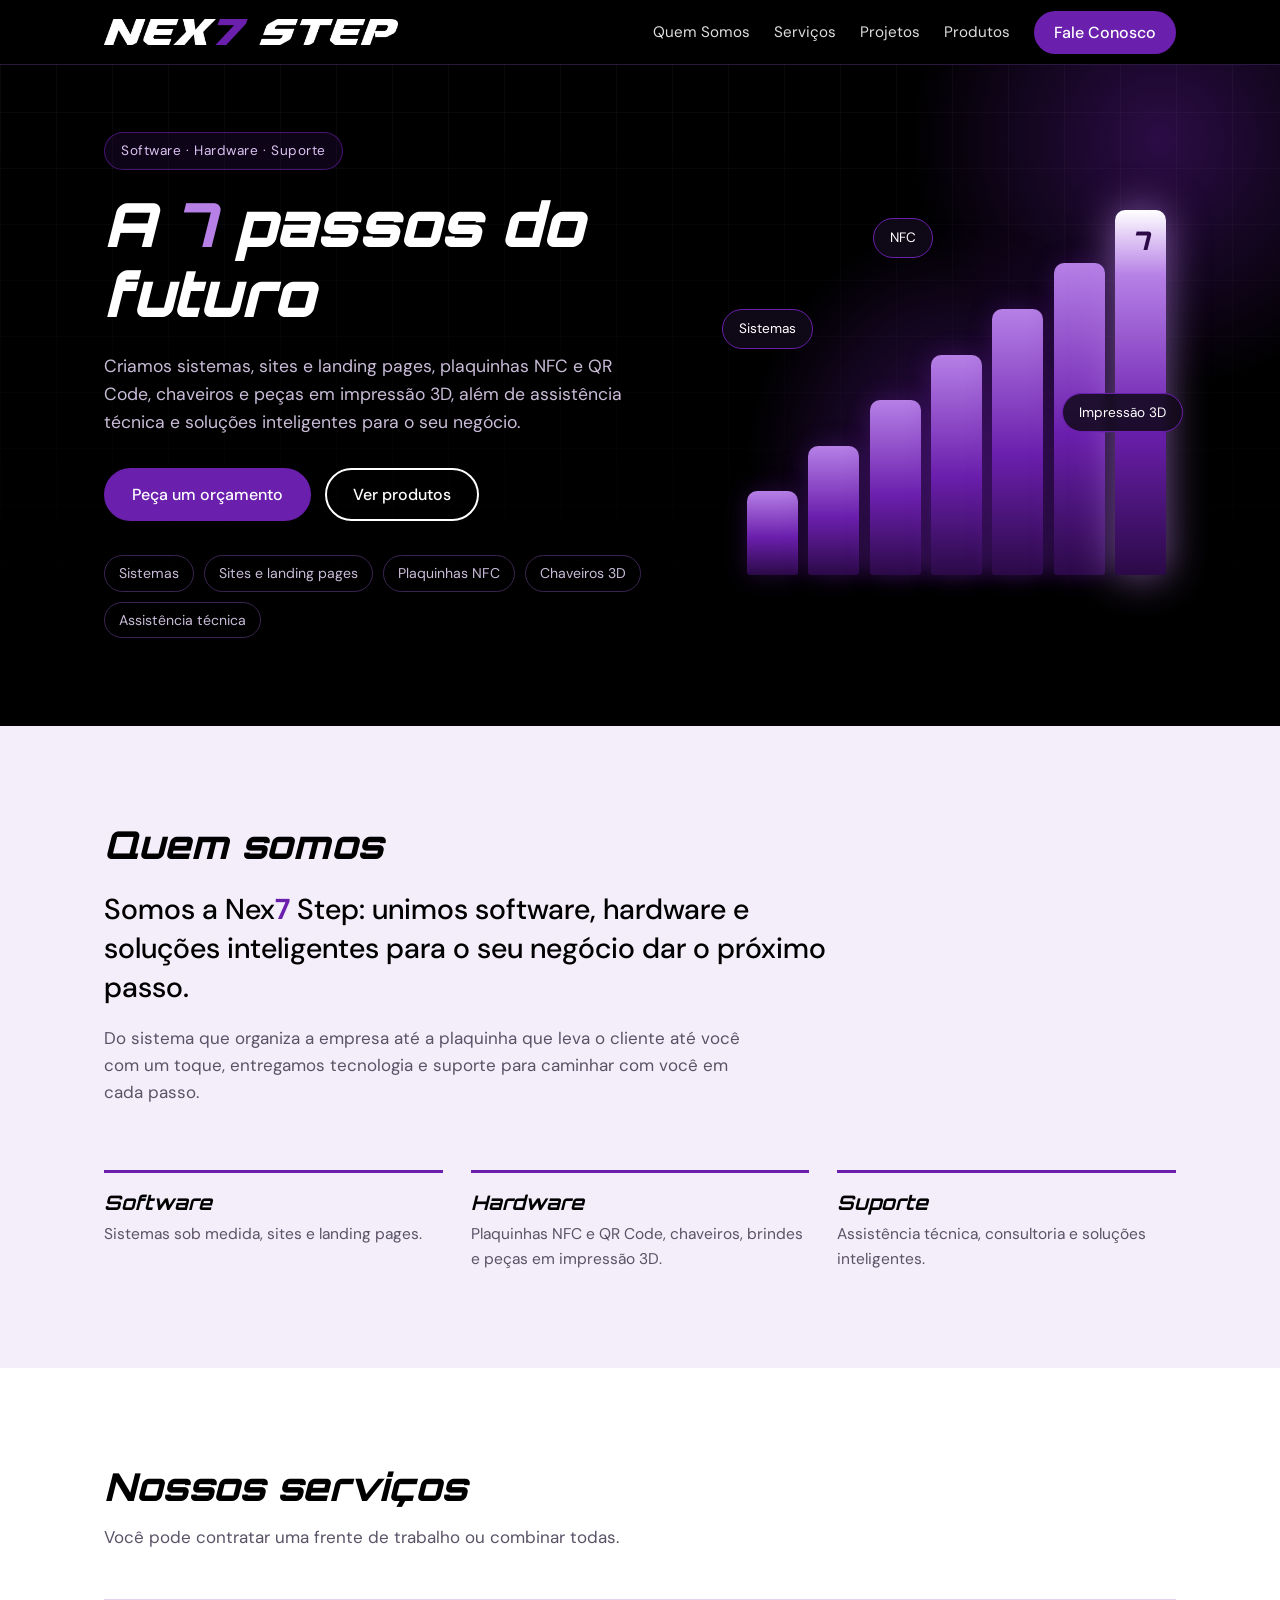
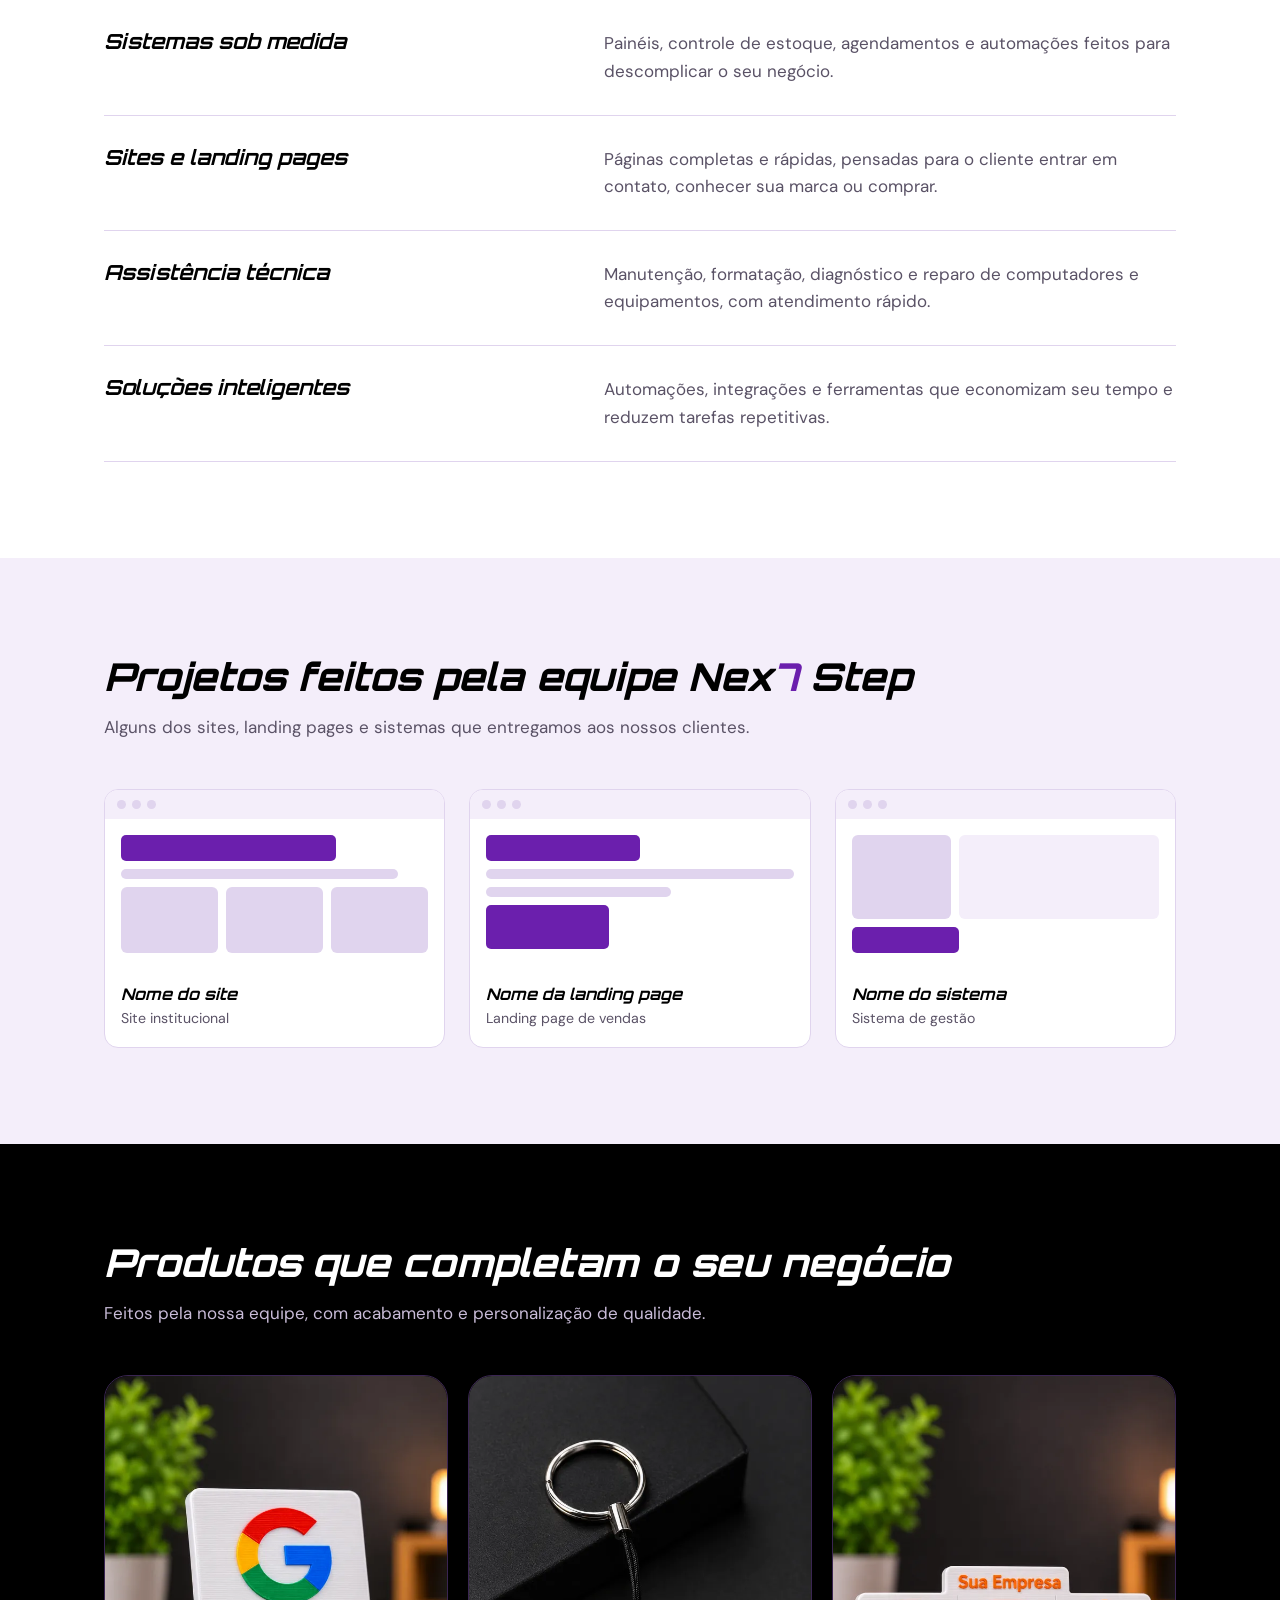
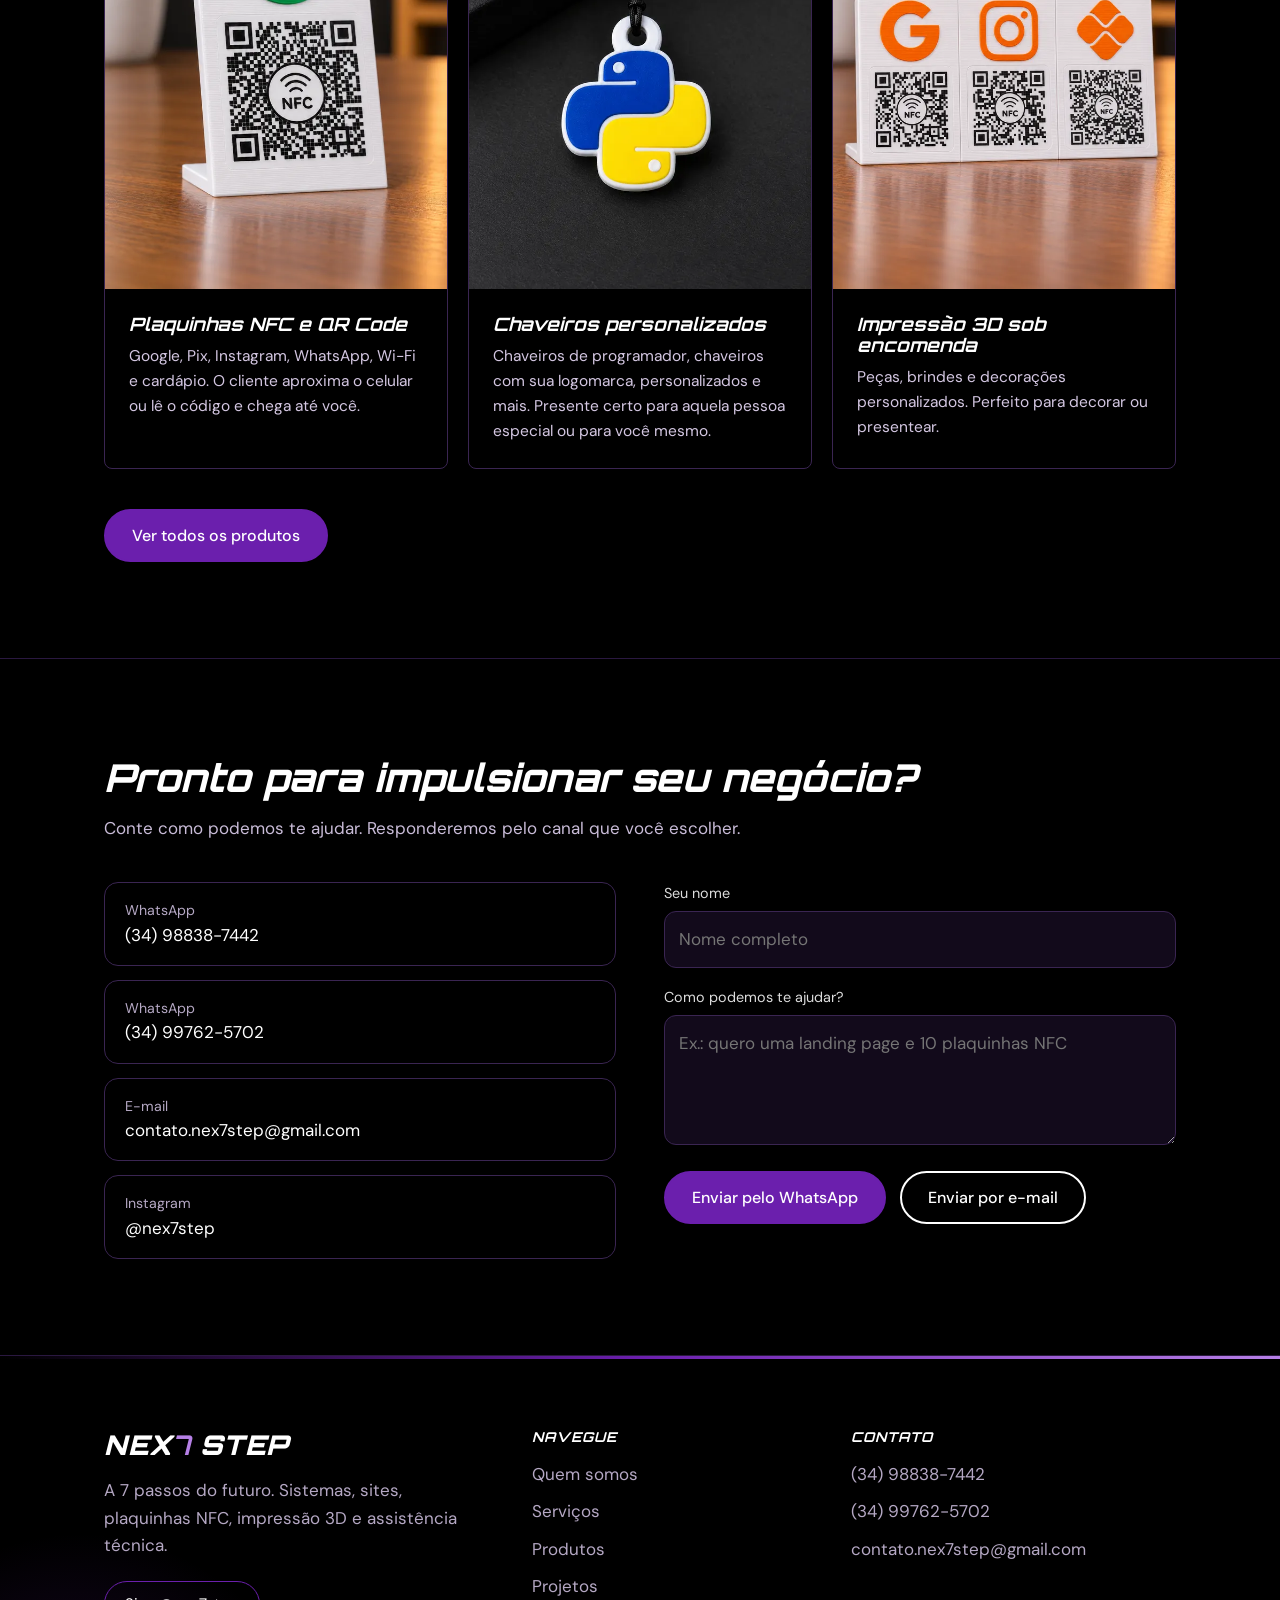
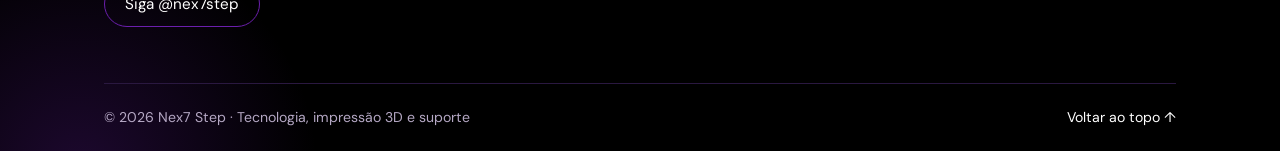
<file: index.html>
<!doctype html>
<html lang="pt-BR">
  <head>
    <meta charset="utf-8" />
    <meta name="viewport" content="width=device-width, initial-scale=1" />
    <title>NEX7 STEP</title>
    <meta
      name="description"
      content="Sistemas, sites e landing pages, plaquinhas NFC e QR Code, chaveiros de programador, impressão 3D e assistência técnica."
    />
    <meta name="theme-color" content="#000000" />
    <link
      rel="icon"
      href="data:image/svg+xml,%3Csvg xmlns='http://www.w3.org/2000/svg' viewBox='0 0 64 64'%3E%3Crect width='64' height='64' rx='14' fill='%23000'/%3E%3Ctext x='32' y='47' font-size='42' font-weight='900' font-style='italic' text-anchor='middle' fill='%236b1fad' font-family='Arial'%3E7%3C/text%3E%3C/svg%3E"
    />
    <link rel="preconnect" href="https://fonts.googleapis.com" />
    <link rel="preconnect" href="https://fonts.gstatic.com" crossorigin />
    <link
      href="https://fonts.googleapis.com/css2?family=Orbitron:wght@700;800;900&family=DM+Sans:wght@400;500&display=swap"
      rel="stylesheet"
    />
    <link rel="stylesheet" href="css/style.css" />
  </head>
  <body id="top">
    <header>
      <div class="wrap">
        <a class="logo" href="#inicio" aria-label="NEX7 STEP, ir para o início"
          ><img src="assets/logo.png" alt="NEX7 STEP" width="520" height="46"
        /></a>
        <button class="burger" aria-label="Abrir menu" aria-expanded="false">
          ☰
        </button>
        <nav aria-label="Principal">
          <a href="#sobre">Quem Somos</a>
          <a href="#servicos">Serviços</a>
          <a href="#projetos">Projetos</a>
          <a href="produtos.html">Produtos</a>
          <a class="btn" href="#contato">Fale Conosco</a>
        </nav>
      </div>
    </header>

    <main>
      <section class="hero dk" id="inicio">
        <div class="wrap">
          <div class="hc">
            <span class="eyebrow">Software · Hardware · Suporte</span>
            <h1>A <span>7</span> passos do futuro</h1>
            <p>
              Criamos sistemas, sites e landing pages, plaquinhas NFC e QR Code,
              chaveiros e peças em impressão 3D, além de assistência técnica e
              soluções inteligentes para o seu negócio.
            </p>
            <div class="cta">
              <a class="btn" href="#contato">Peça um orçamento</a>
              <a class="btn out" href="produtos.html">Ver produtos</a>
            </div>
            <ul class="tags" aria-label="O que fazemos">
              <li>Sistemas</li>
              <li>Sites e landing pages</li>
              <li>Plaquinhas NFC</li>
              <li>Chaveiros 3D</li>
              <li>Assistência técnica</li>
            </ul>
          </div>
          <div class="stairs" aria-hidden="true">
            <div class="bars">
              <i></i><i></i><i></i><i></i><i></i><i></i><i><b>7</b></i>
            </div>
            <span class="chip c1">Sistemas</span>
            <span class="chip c2">NFC</span>
            <span class="chip c3">Impressão 3D</span>
          </div>
        </div>
      </section>

      <section class="alt" id="sobre">
        <div class="wrap">
          <div class="top">
            <div class="rv">
              <h2>Quem somos</h2>
              <p class="big" style="margin-top: 24px">
                Somos a Nex<b>7</b> Step: unimos software, hardware e soluções
                inteligentes para o seu negócio dar o próximo passo.
              </p>
              <p class="sub">
                Do sistema que organiza a empresa até a plaquinha que leva o
                cliente até você com um toque, entregamos tecnologia e suporte
                para caminhar com você em cada passo.
              </p>
            </div>
          </div>
          <div class="pillars">
            <div class="pillar rv">
              <h3>Software</h3>
              <p>Sistemas sob medida, sites e landing pages.</p>
            </div>
            <div class="pillar rv">
              <h3>Hardware</h3>
              <p>
                Plaquinhas NFC e QR Code, chaveiros, brindes e peças em
                impressão 3D.
              </p>
            </div>
            <div class="pillar rv">
              <h3>Suporte</h3>
              <p>Assistência técnica, consultoria e soluções inteligentes.</p>
            </div>
          </div>
        </div>
      </section>

      <section id="servicos">
        <div class="wrap">
          <h2 class="rv">Nossos serviços</h2>
          <p class="lead rv">
            Você pode contratar uma frente de trabalho ou combinar todas.
          </p>
          <div class="rows">
            <div class="row rv">
              <h3>Sistemas sob medida</h3>
              <p>
                Painéis, controle de estoque, agendamentos e automações feitos
                para descomplicar o seu negócio.
              </p>
            </div>
            <div class="row rv">
              <h3>Sites e landing pages</h3>
              <p>
                Páginas completas e rápidas, pensadas para o cliente entrar em
                contato, conhecer sua marca ou comprar.
              </p>
            </div>
            <div class="row rv">
              <h3>Assistência técnica</h3>
              <p>
                Manutenção, formatação, diagnóstico e reparo de computadores e
                equipamentos, com atendimento rápido.
              </p>
            </div>
            <div class="row rv">
              <h3>Soluções inteligentes</h3>
              <p>
                Automações, integrações e ferramentas que economizam seu tempo e
                reduzem tarefas repetitivas.
              </p>
            </div>
          </div>
        </div>
      </section>

      <section class="alt" id="projetos">
        <div class="wrap">
          <h2 class="rv">
            Projetos feitos pela equipe Nex<span class="n7">7</span> Step
          </h2>
          <p class="lead rv">
            Alguns dos sites, landing pages e sistemas que entregamos aos nossos
            clientes.
          </p>
          <div class="work">
            <!-- Troque título, descrição e href (#) pelo link real de cada projeto -->
            <a class="shot rv" href="#" target="_blank" rel="noopener">
              <div class="bar"><s></s><s></s><s></s></div>
              <div class="scr">
                <b class="h"></b><b style="width: 90%"></b>
                <div class="g"><b></b><b></b><b></b></div>
              </div>
              <div class="t">
                <h3>Nome do site</h3>
                <small>Site institucional</small>
              </div>
            </a>
            <a class="shot rv" href="#" target="_blank" rel="noopener">
              <div class="bar"><s></s><s></s><s></s></div>
              <div class="scr">
                <b class="h" style="width: 50%"></b><b></b
                ><b style="width: 60%"></b
                ><b style="height: 44px; width: 40%; background: var(--p)"></b>
              </div>
              <div class="t">
                <h3>Nome da landing page</h3>
                <small>Landing page de vendas</small>
              </div>
            </a>
            <a class="shot rv" href="#" target="_blank" rel="noopener">
              <div class="bar"><s></s><s></s><s></s></div>
              <div class="scr">
                <div class="g" style="grid-template-columns: 1fr 2fr">
                  <b></b><b style="background: var(--alt)"></b>
                </div>
                <b class="h" style="width: 35%"></b>
              </div>
              <div class="t">
                <h3>Nome do sistema</h3>
                <small>Sistema de gestão</small>
              </div>
            </a>
          </div>
        </div>
      </section>

      <section class="dk" id="produtos">
        <div class="wrap">
          <h2>Produtos que completam o seu negócio</h2>
          <p class="lead">
            Feitos pela nossa equipe, com acabamento e personalização de
            qualidade.
          </p>
          <div class="pgrid">
            <a class="pc" href="produtos.html#plaquinhas">
              <div class="im">
                <img
                  src="assets/plaquinha-google.webp"
                  alt="Plaquinha NFC e QR Code do Google"
                  loading="lazy"
                />
              </div>
              <div class="tx">
                <h3>Plaquinhas NFC e QR Code</h3>
                <p>
                  Google, Pix, Instagram, WhatsApp, Wi-Fi e cardápio. O cliente
                  aproxima o celular ou lê o código e chega até você.
                </p>
              </div>
            </a>
            <a class="pc" href="produtos.html#chaveiros">
              <div class="im">
                <img
                  src="assets/chaveiro-python.webp"
                  alt="Chaveiro Python em impressão 3D"
                  loading="lazy"
                />
              </div>
              <div class="tx">
                <h3>Chaveiros personalizados</h3>
                <p>
                  Chaveiros de programador, chaveiros com sua logomarca,
                  personalizados e mais. Presente certo para aquela pessoa
                  especial ou para você mesmo.
                </p>
              </div>
            </a>
            <a class="pc" href="#contato">
              <div class="im">
                <img
                  src="assets/plaquinha-tripla.webp"
                  alt="Placa NFC tripla personalizada"
                  loading="lazy"
                />
              </div>
              <div class="tx">
                <h3>Impressão 3D sob encomenda</h3>
                <p>
                  Peças, brindes e decorações personalizados. Perfeito para
                  decorar ou presentear.
                </p>
              </div>
            </a>
          </div>
          <a class="btn" href="produtos.html">Ver todos os produtos</a>
        </div>
      </section>

      <section class="dk" id="contato">
        <div class="wrap">
          <h2 class="rv">Pronto para impulsionar seu negócio?</h2>
          <p class="lead rv">
            Conte como podemos te ajudar. Responderemos pelo canal que você
            escolher.
          </p>
          <div class="cgrid">
            <div class="links rv">
              <a
                href="https://wa.me/5534988387442"
                target="_blank"
                rel="noopener"
                ><small>WhatsApp</small>(34) 98838-7442</a
              >
              <a
                href="https://wa.me/5534997625702"
                target="_blank"
                rel="noopener"
                ><small>WhatsApp</small>(34) 99762-5702</a
              >
              <a href="mailto:contato.nex7step@gmail.com"
                ><small>E-mail</small>contato.nex7step@gmail.com</a
              >
              <a
                href="https://instagram.com/nex7step"
                target="_blank"
                rel="noopener"
                ><small>Instagram</small>@nex7step</a
              >
            </div>
            <div>
              <label for="nome">Seu nome</label>
              <input
                id="nome"
                autocomplete="name"
                placeholder="Nome completo"
              />
              <label for="msg">Como podemos te ajudar?</label>
              <textarea
                id="msg"
                placeholder="Ex.: quero uma landing page e 10 plaquinhas NFC"
              ></textarea>
              <div class="cta">
                <button type="button" class="btn" id="bw">
                  Enviar pelo WhatsApp
                </button>
                <button type="button" class="btn out" id="be">
                  Enviar por e-mail
                </button>
              </div>
            </div>
          </div>
        </div>
      </section>
    </main>

    <footer>
      <div class="wrap">
        <div class="fgrid">
          <div class="fbrand">
            <a class="wm" href="#inicio" aria-label="NEX7 STEP"
              >NEX<b>7</b> STEP</a
            >
            <p>
              A 7 passos do futuro. Sistemas, sites, plaquinhas NFC, impressão
              3D e assistência técnica.
            </p>
            <a
              class="ig"
              href="https://instagram.com/nex7step"
              target="_blank"
              rel="noopener"
              >Siga @nex7step</a
            >
          </div>
          <nav class="fcol" aria-label="Rodapé">
            <h4>Navegue</h4>
            <a href="#sobre">Quem somos</a>
            <a href="#servicos">Serviços</a>
            <a href="produtos.html">Produtos</a>
            <a href="#projetos">Projetos</a>
          </nav>
          <div class="fcol">
            <h4>Contato</h4>
            <a href="https://wa.me/5534988387442" target="_blank" rel="noopener"
              >(34) 98838-7442</a
            >
            <a href="https://wa.me/5534997625702" target="_blank" rel="noopener"
              >(34) 99762-5702</a
            >
            <a href="mailto:contato.nex7step@gmail.com"
              >contato.nex7step@gmail.com</a
            >
          </div>
        </div>
        <div class="fbar">
          <span>© 2026 Nex7 Step · Tecnologia, impressão 3D e suporte</span>
          <a href="#top" class="up" aria-label="Voltar ao topo"
            >Voltar ao topo ↑</a
          >
        </div>
      </div>
    </footer>
    <script src="js/main.js"></script>
  </body>
</html>
</file>
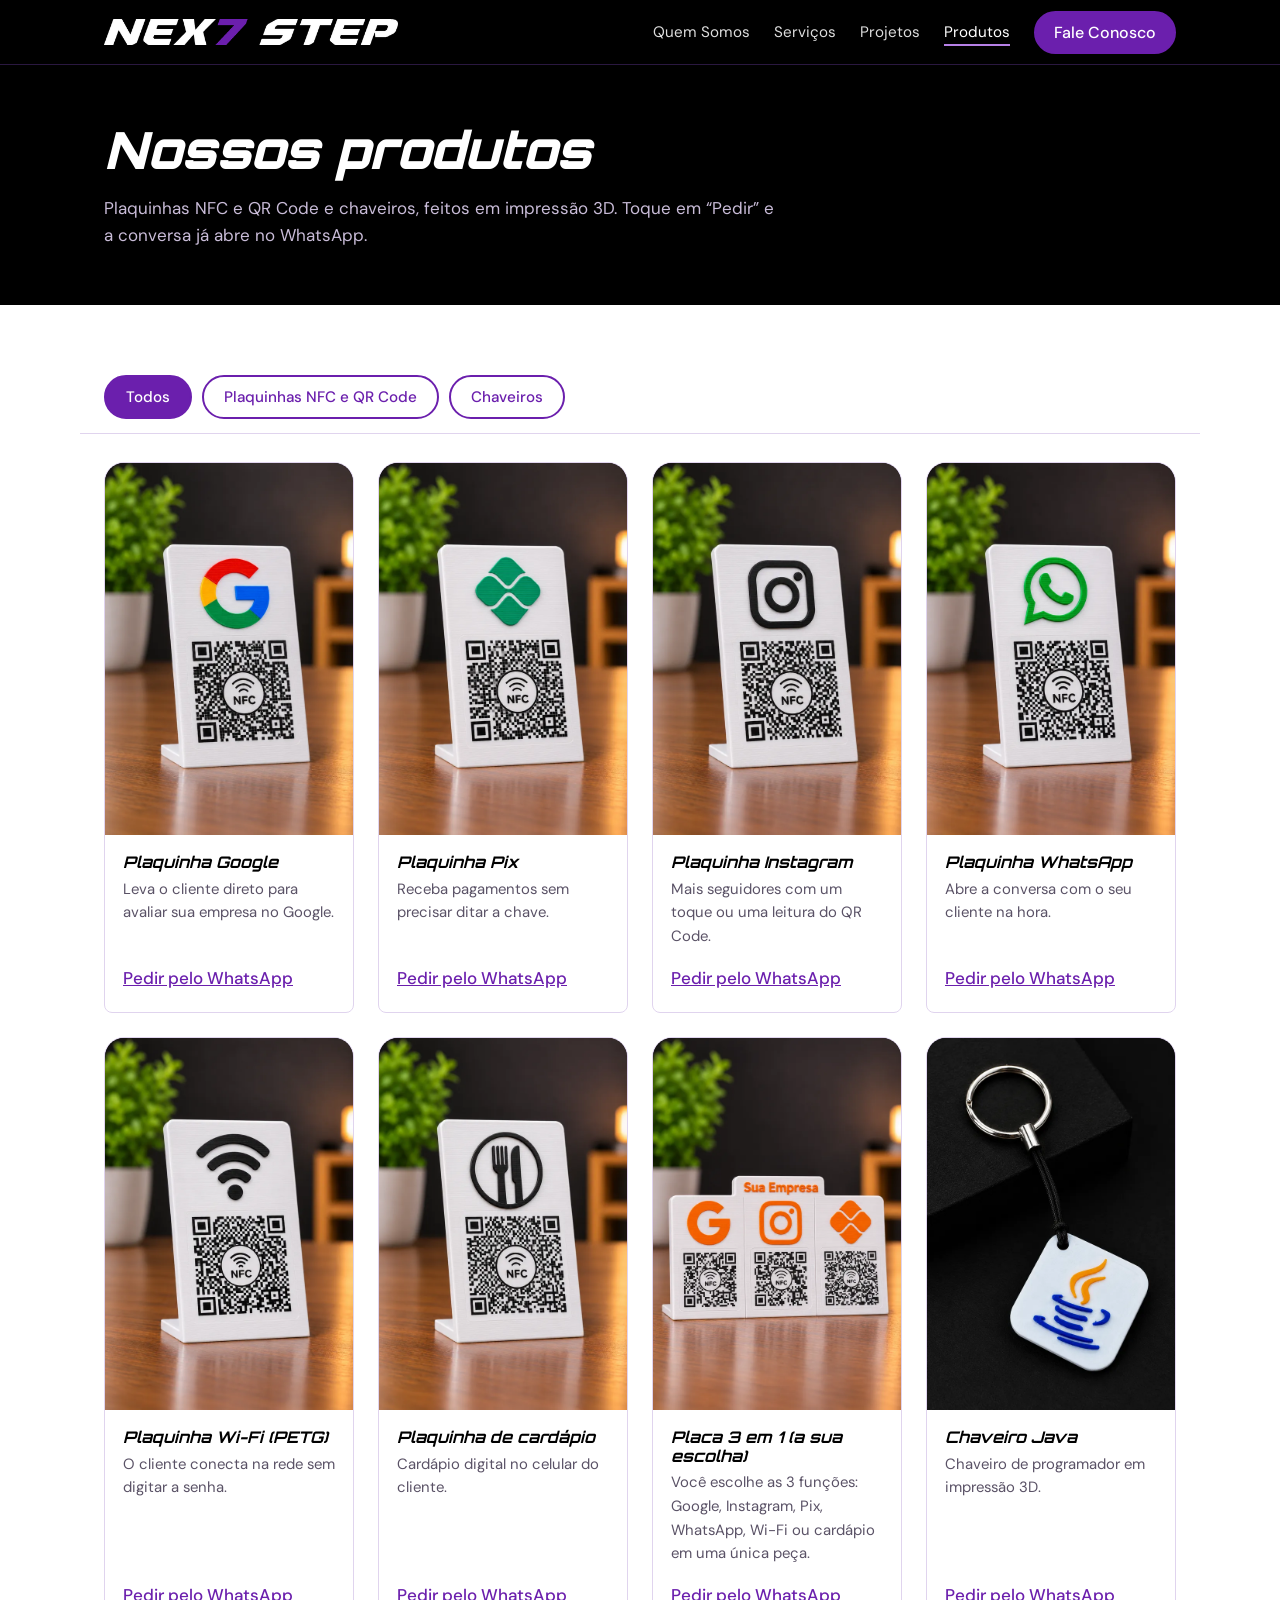
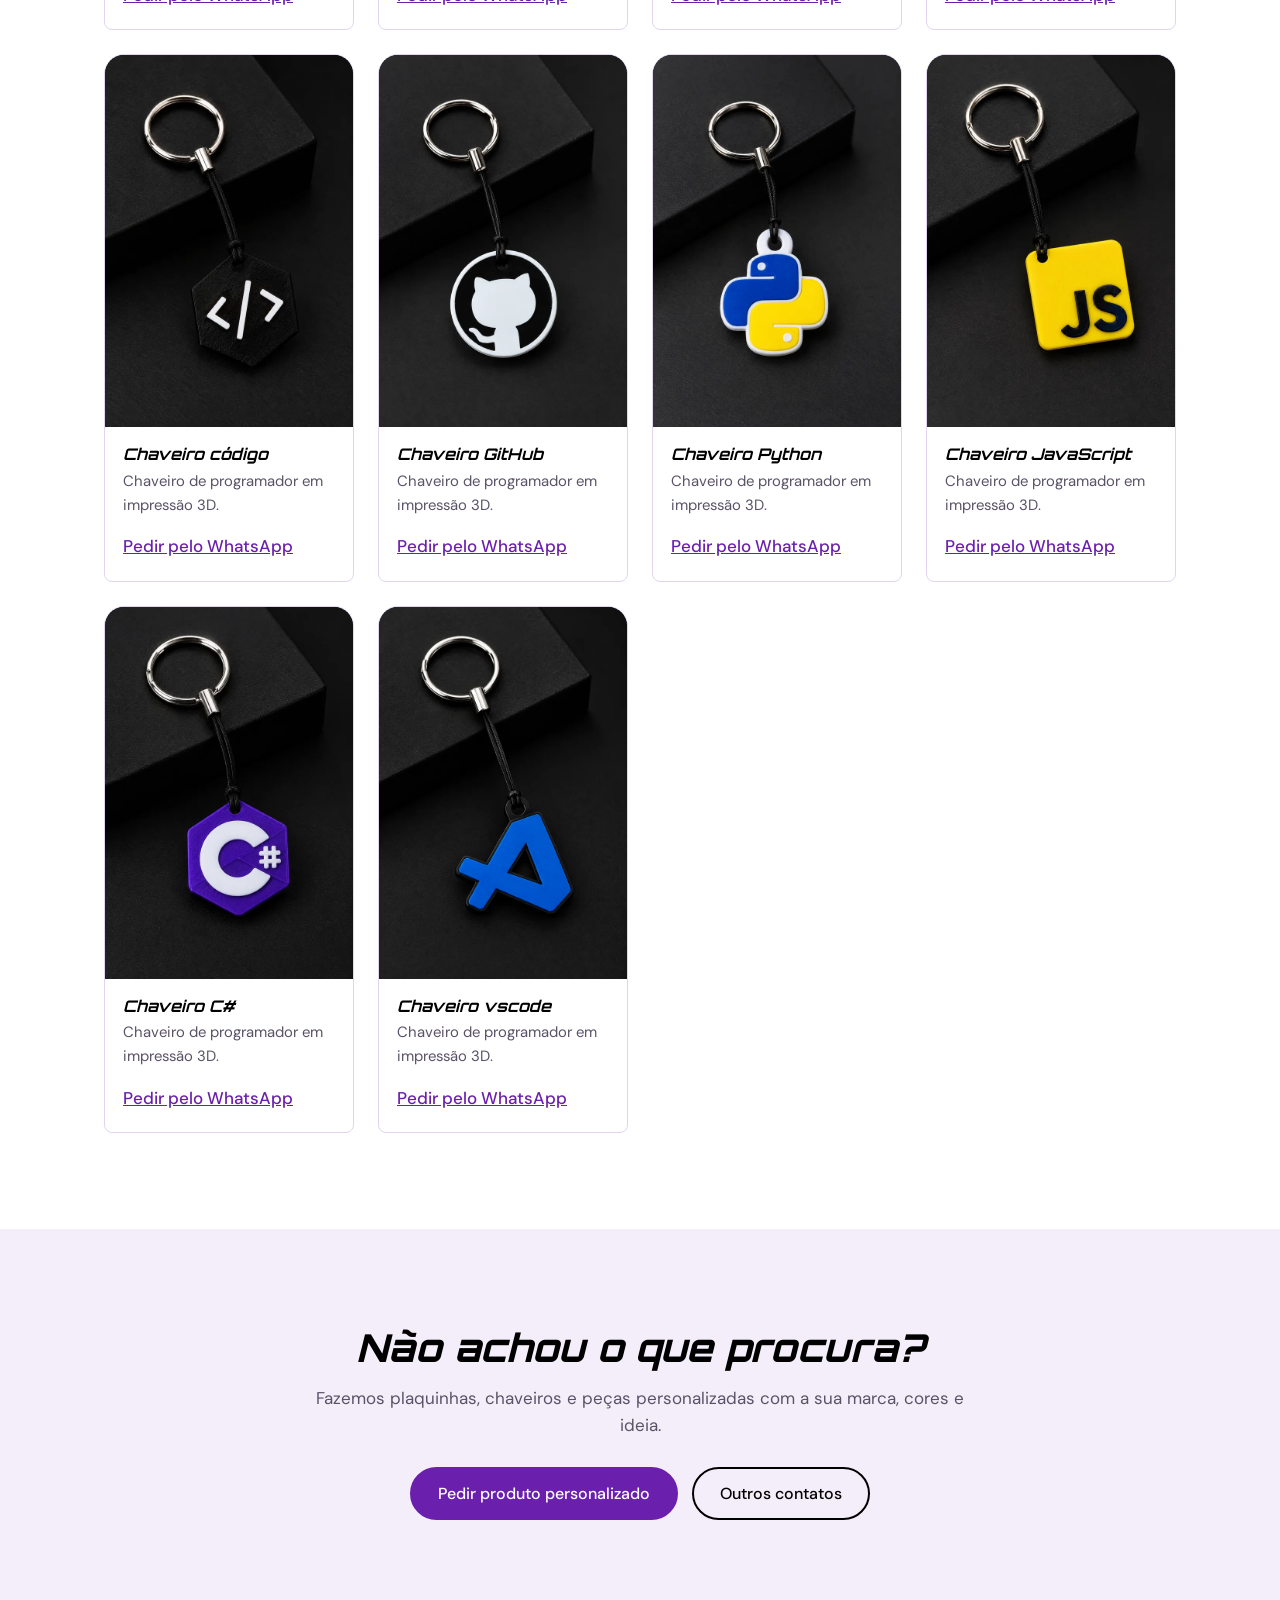
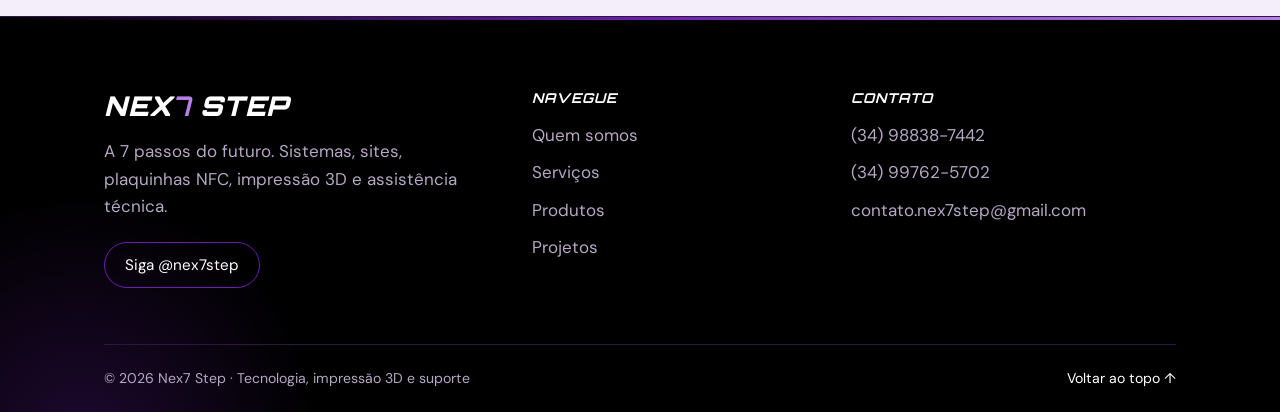
<file: produtos.html>
<!doctype html>
<html lang="pt-BR">
<head>
<meta charset="utf-8">
<meta name="viewport" content="width=device-width, initial-scale=1">
<title>Produtos | NEX7 STEP</title>
<meta name="description" content="Plaquinhas NFC e QR Code, chaveiros de programador e peças em impressão 3D da Nex7 Step.">
<meta name="theme-color" content="#000000">
<link rel="icon" href="data:image/svg+xml,%3Csvg xmlns='http://www.w3.org/2000/svg' viewBox='0 0 64 64'%3E%3Crect width='64' height='64' rx='14' fill='%23000'/%3E%3Ctext x='32' y='47' font-size='42' font-weight='900' font-style='italic' text-anchor='middle' fill='%236b1fad' font-family='Arial'%3E7%3C/text%3E%3C/svg%3E">
<link rel="preconnect" href="https://fonts.googleapis.com">
<link rel="preconnect" href="https://fonts.gstatic.com" crossorigin>
<link href="https://fonts.googleapis.com/css2?family=Orbitron:wght@700;800;900&family=DM+Sans:wght@400;500&display=swap" rel="stylesheet">
<link rel="stylesheet" href="css/style.css">
<style>
.catnav{position:sticky;top:64px;z-index:5;margin:0 -24px 28px;padding:14px 24px;background:#fffffff2;border-bottom:1px solid var(--line);flex-wrap:nowrap;overflow-x:auto;scrollbar-width:thin}
.catnav button{flex:none;white-space:nowrap}
.vazio{color:var(--mute);padding:32px 0}
</style>
</head>
<body id="top">
<header>
  <div class="wrap">
    <a class="logo" href="index.html" aria-label="NEX7 STEP, voltar ao início"><img src="assets/logo.png" alt="NEX7 STEP" width="520" height="46"></a>
    <button class="burger" aria-label="Abrir menu" aria-expanded="false">☰</button>
    <nav aria-label="Principal">
      <a href="index.html#sobre">Quem Somos</a>
      <a href="index.html#servicos">Serviços</a>
      <a href="index.html#projetos">Projetos</a>
      <a href="produtos.html" aria-current="page">Produtos</a>
      <a class="btn" href="index.html#contato">Fale Conosco</a>
    </nav>
  </div>
</header>

<main>
  <section class="ph dk">
    <div class="wrap">
      <h1>Nossos produtos</h1>
      <p class="lead">Plaquinhas NFC e QR Code e chaveiros, feitos em impressão 3D. Toque em “Pedir” e a conversa já abre no WhatsApp.</p>
    </div>
  </section>

  <section style="padding:56px 0 96px">
    <div class="wrap">
      <div class="tabs catnav" id="catnav" role="group" aria-label="Categorias de produtos"></div>
      <div class="gl" id="gl"></div>
    </div>
  </section>

  <section class="alt band">
    <div class="wrap">
      <h2 class="rv">Não achou o que procura?</h2>
      <p class="lead">Fazemos plaquinhas, chaveiros e peças personalizadas com a sua marca, cores e ideia.</p>
      <div class="cta">
        <a class="btn" href="https://wa.me/5534988387442?text=Ol%C3%A1!%20Quero%20um%20produto%20personalizado." target="_blank" rel="noopener">Pedir produto personalizado</a>
        <a class="btn out" href="index.html#contato">Outros contatos</a>
      </div>
    </div>
  </section>
</main>

<footer>
  <div class="wrap">
    <div class="fgrid">
      <div class="fbrand">
        <a class="wm" href="index.html#inicio" aria-label="NEX7 STEP">NEX<b>7</b> STEP</a>
        <p>A 7 passos do futuro. Sistemas, sites, plaquinhas NFC, impressão 3D e assistência técnica.</p>
        <a class="ig" href="https://instagram.com/nex7step" target="_blank" rel="noopener">Siga @nex7step</a>
      </div>
      <nav class="fcol" aria-label="Rodapé">
        <h4>Navegue</h4>
        <a href="index.html#sobre">Quem somos</a>
        <a href="index.html#servicos">Serviços</a>
        <a href="produtos.html">Produtos</a>
        <a href="index.html#projetos">Projetos</a>
      </nav>
      <div class="fcol">
        <h4>Contato</h4>
        <a href="https://wa.me/5534988387442" target="_blank" rel="noopener">(34) 98838-7442</a>
        <a href="https://wa.me/5534997625702" target="_blank" rel="noopener">(34) 99762-5702</a>
        <a href="mailto:contato.nex7step@gmail.com">contato.nex7step@gmail.com</a>
      </div>
    </div>
    <div class="fbar">
      <span>© 2026 Nex7 Step · Tecnologia, impressão 3D e suporte</span>
      <a href="#top" class="up" aria-label="Voltar ao topo">Voltar ao topo ↑</a>
    </div>
  </div>
</footer>

<div class="mdl" id="mdl" role="dialog" aria-modal="true" aria-label="Visualização do produto" hidden>
  <button class="mx" id="mx" aria-label="Fechar">✕</button>
  <button class="mn mp" id="mp" aria-label="Anterior">‹</button>
  <button class="mn mnx" id="mnx" aria-label="Próxima">›</button>
  <figure>
    <img id="mi" alt="">
    <figcaption><strong id="mt"></strong><span id="md"></span><a id="mw" class="btn" target="_blank" rel="noopener">Pedir pelo WhatsApp</a></figcaption>
  </figure>
</div>
<script src="js/config.js"></script>
<script src="js/main.js"></script>
<script>
(function () {
  // Os produtos e categorias vêm do banco (painel em admin/). Se o banco não responder,
  // o site mostra esta lista de reserva.
  var CATS = [["plaquinhas", "Plaquinhas NFC e QR Code"], ["chaveiros", "Chaveiros"]];
  var P = [
    ["plaquinhas", "assets/plaquinha-google.webp", "Plaquinha Google", "Leva o cliente direto para avaliar sua empresa no Google."],
    ["plaquinhas", "assets/plaquinha-pix.webp", "Plaquinha Pix", "Receba pagamentos sem precisar ditar a chave."],
    ["plaquinhas", "assets/plaquinha-instagram.webp", "Plaquinha Instagram", "Mais seguidores com um toque ou uma leitura do QR Code."],
    ["plaquinhas", "assets/plaquinha-whatsapp.webp", "Plaquinha WhatsApp", "Abre a conversa com o seu cliente na hora."],
    ["plaquinhas", "assets/plaquinha-wifi.webp", "Plaquinha Wi-Fi (PETG)", "O cliente conecta na rede sem digitar a senha."],
    ["plaquinhas", "assets/plaquinha-cardapio.webp", "Plaquinha de cardápio", "Cardápio digital no celular do cliente."],
    ["plaquinhas", "assets/plaquinha-tripla.webp", "Placa 3 em 1 (a sua escolha)", "Você escolhe as 3 funções: Google, Instagram, Pix, WhatsApp, Wi-Fi ou cardápio em uma única peça."],
    ["chaveiros", "assets/chaveiro-java.webp", "Chaveiro Java", "Chaveiro de programador em impressão 3D."],
    ["chaveiros", "assets/chaveiro-codigo.webp", "Chaveiro código", "Chaveiro de programador em impressão 3D."],
    ["chaveiros", "assets/chaveiro-github.webp", "Chaveiro GitHub", "Chaveiro de programador em impressão 3D."],
    ["chaveiros", "assets/chaveiro-python.webp", "Chaveiro Python", "Chaveiro de programador em impressão 3D."],
    ["chaveiros", "assets/chaveiro-javascript.webp", "Chaveiro JavaScript", "Chaveiro de programador em impressão 3D."],
    ["chaveiros", "assets/chaveiro-csharp.webp", "Chaveiro C#", "Chaveiro de programador em impressão 3D."],
    ["chaveiros", "assets/chaveiro-vscode.webp", "Chaveiro vscode", "Chaveiro de programador em impressão 3D."]
  ];
  var cfg = window.NEX_CFG || {};
  function esc(t) { return String(t).replace(/[&<>"']/g, function (c) { return "&#" + c.charCodeAt(0) + ";"; }); }
  function start() {
    var WA = "https://wa.me/5534988387442?text=";
    var gl = document.getElementById("gl"), nav = document.getElementById("catnav");
    nav.innerHTML = [["todos", "Todos"]].concat(CATS).map(function (c) {
      return '<button type="button" aria-pressed="false" data-f="' + esc(c[0]) + '">' + esc(c[1]) + "</button>";
    }).join("");
    var btns = nav.querySelectorAll("button");
    gl.innerHTML = P.map(function (p, i) {
      var msg = encodeURIComponent("Olá! Quero saber mais sobre: " + p[2]);
      return '<article class="it rv" data-c="' + esc(p[0]) + '" data-i="' + i + '">' +
        '<button type="button" class="zoom" aria-label="Ampliar imagem: ' + esc(p[2]) + '">' +
        '<img src="' + esc(p[1]) + '" alt="' + esc(p[2]) + '" width="640" height="960" loading="lazy"><span class="lupa" aria-hidden="true">⤢</span></button>' +
        '<div><h3>' + esc(p[2]) + "</h3><p>" + esc(p[3]) + '</p><a href="' + WA + msg + '" target="_blank" rel="noopener">Pedir pelo WhatsApp</a></div></article>';
    }).join("");
    window.nexReveal && window.nexReveal(gl);
    var vz = document.createElement("p"); vz.className = "vazio"; vz.hidden = true;
    vz.textContent = "Em breve, novos produtos nesta categoria."; gl.after(vz);

    function filtrar(f) {
      if (!CATS.some(function (c) { return c[0] === f; })) f = "todos";
      btns.forEach(function (b) { b.setAttribute("aria-pressed", b.dataset.f === f); });
      history.replaceState(null, "", f === "todos" ? location.pathname : "#" + f);
      vz.hidden = !!gl.querySelector(".it") && (f === "todos" || !!gl.querySelector('.it[data-c="' + f + '"]'));
      gl.querySelectorAll(".it").forEach(function (i) {
        var hide = f !== "todos" && i.dataset.c !== f;
        i.hidden = hide;
        if (!hide) { i.classList.remove("in"); void i.offsetWidth; i.classList.add("in"); }
      });
    }
    btns.forEach(function (b) { b.onclick = function () { filtrar(b.dataset.f); }; });
      filtrar(decodeURIComponent(location.hash.slice(1)) || "todos");
    window.addEventListener("hashchange", function () { filtrar(decodeURIComponent(location.hash.slice(1)) || "todos"); });

    /* modal */
    var m = document.getElementById("mdl"), mi = document.getElementById("mi"), cur = 0, last = null;
    function vis() { return Array.prototype.filter.call(gl.querySelectorAll(".it"), function (i) { return !i.hidden; }); }
    function show(i) {
      var p = P[i]; cur = i;
      mi.classList.remove("on");
      mi.onload = function () { mi.classList.add("on"); };
      mi.src = p[1]; mi.alt = p[2];
      document.getElementById("mt").textContent = p[2];
      document.getElementById("md").textContent = p[3];
      document.getElementById("mw").href = WA + encodeURIComponent("Olá! Quero saber mais sobre: " + p[2]);
    }
    function step(d) {
      var v = vis().map(function (e) { return +e.dataset.i; });
      show(v[(v.indexOf(cur) + d + v.length) % v.length]);
    }
    function abrir(i) {
      last = document.activeElement; show(i);
      m.hidden = false; void m.offsetWidth; m.classList.add("open");
      document.body.style.overflow = "hidden";
      document.getElementById("mx").focus();
    }
    function fechar() {
      m.classList.remove("open"); document.body.style.overflow = "";
      setTimeout(function () { m.hidden = true; }, 250);
      if (last) last.focus();
    }
    gl.addEventListener("click", function (e) {
      var b = e.target.closest(".zoom"); if (b) abrir(+b.closest(".it").dataset.i);
    });
    document.getElementById("mx").onclick = fechar;
    document.getElementById("mp").onclick = function () { step(-1); };
    document.getElementById("mnx").onclick = function () { step(1); };
    m.addEventListener("click", function (e) { if (e.target === m) fechar(); });
    document.addEventListener("keydown", function (e) {
      if (m.hidden) return;
      if (e.key === "Escape") fechar();
      if (e.key === "ArrowLeft") step(-1);
      if (e.key === "ArrowRight") step(1);
    });
  }
  if (cfg.url && cfg.anon) {
    var H = { apikey: cfg.anon }; if (cfg.anon.indexOf("sb_") !== 0) H.Authorization = "Bearer " + cfg.anon;
    var q = function (t) { return fetch(cfg.url + "/rest/v1/" + t, { headers: H }).then(function (r) { return r.json(); }); };
    Promise.all([q("categories?select=slug,name&order=position,name"),
      q("products?select=name,description,image_url,categories(slug)&order=position,created_at")]).then(function (r) {
      if (Array.isArray(r[0]) && Array.isArray(r[1]) && r[0].length) {
        CATS = r[0].map(function (c) { return [c.slug, c.name]; });
        P = r[1].map(function (p) { return [p.categories.slug, p.image_url, p.name, p.description]; });
      }
      start();
    }).catch(start);
  } else start();
})();
</script>
</body>
</html>
</file>
<file: css/style.css>
:root{--p:#6b1fad;--pl:#b680e6;--alt:#f4eefa;--line:#e0d4ee;--mute:#5a5266}
*,*::before,*::after{box-sizing:border-box}
html{scroll-behavior:smooth;scroll-padding-top:76px}
body{margin:0;background:#fff;color:#000;font:400 17px/1.6 "DM Sans",system-ui,sans-serif}
h1,h2,h3{font-family:Orbitron,"DM Sans",system-ui,sans-serif;font-style:italic;line-height:1.15;margin:0}
a{color:inherit}
img{max-width:100%}
:focus-visible{outline:3px solid var(--pl);outline-offset:3px}
.wrap{max-width:1120px;margin:0 auto;padding:0 24px}
section{padding:96px 0}
h2{font-size:clamp(1.5rem,3.6vw,2.4rem);font-weight:800;text-wrap:balance}
.lead{color:var(--mute);max-width:56ch;margin:16px 0 0}
.n7{color:var(--p)}
.dk{background:#000;color:#fff}
.dk .lead{color:#c9bcd8}
.dk .n7{color:var(--pl)}
.alt{background:var(--alt)}
.btn{display:inline-block;padding:14px 26px;border-radius:999px;border:2px solid var(--p);background:var(--p);color:#fff;font:500 1rem "DM Sans",sans-serif;text-decoration:none;cursor:pointer}
.btn:hover{filter:brightness(1.2)}
.btn.out{background:transparent;color:inherit;border-color:currentColor}
.cta{display:flex;gap:14px;flex-wrap:wrap}

/* cabeçalho */
header{position:fixed;inset:0 0 auto;z-index:10;background:#000;color:#fff;border-bottom:1px solid #2a1840}
header .wrap{display:flex;align-items:center;justify-content:space-between;height:64px}
.logo img{display:block;height:26px;width:auto}
nav{display:flex;gap:24px;align-items:center}
nav a{text-decoration:none;font-size:.95rem;color:#ddd}
nav a:hover{color:#fff}
nav a[aria-current]{color:#fff;box-shadow:0 2px 0 var(--pl)}
nav .btn{padding:9px 18px;color:#fff;box-shadow:none}
.burger{display:none;width:44px;height:44px;border:1px solid #3a2552;border-radius:10px;background:none;color:#fff;font-size:1.3rem;cursor:pointer}
@media(max-width:860px){
.burger{display:block}
nav{display:none;position:absolute;top:64px;left:0;right:0;flex-direction:column;align-items:stretch;gap:0;background:#000;padding:4px 24px 20px;border-bottom:1px solid #2a1840}
nav.open{display:flex}
nav a{padding:14px 0;border-bottom:1px solid #1d1129}
nav .btn{margin-top:16px;text-align:center;border-bottom:2px solid var(--p)}
}

/* hero: a placa emite "sinal" NFC */
.hero{padding:140px 0 96px;overflow:hidden}
.hero .wrap{display:grid;grid-template-columns:1.15fr .85fr;gap:40px;align-items:center}
.hero h1{font-size:clamp(2.1rem,5.4vw,3.8rem);font-weight:900}
.hero h1 span{color:var(--pl)}
.hero p{color:#c9bcd8;max-width:46ch;margin:22px 0 32px;font-size:1.1rem}

/* quem somos */
.top{max-width:760px}
.big{font:500 clamp(1.3rem,2.4vw,1.8rem)/1.35 "DM Sans",sans-serif;margin:0}
.big b{color:var(--p);font-weight:700}
.sub{color:var(--mute);margin:18px 0 0;max-width:54ch}
.pillars{display:grid;grid-template-columns:repeat(3,1fr);gap:28px;margin-top:64px}
.pillar{border-top:3px solid var(--p);padding-top:18px}
.pillar h3{font-size:1.25rem;font-weight:700;margin-bottom:8px}
.pillar p{margin:0;color:var(--mute);font-size:.97rem}
@media(max-width:860px){.pillars{grid-template-columns:1fr;margin-top:40px}}

/* serviços */
.rows{margin-top:48px;border-top:1px solid var(--line)}
.row{display:grid;grid-template-columns:.9fr 1.1fr;gap:32px;padding:30px 0;border-bottom:1px solid var(--line);align-items:baseline}
.row h3{font-size:1.3rem;font-weight:700}
.row p{margin:0;color:var(--mute)}
.row:hover h3{color:var(--p)}
@media(max-width:700px){.row{grid-template-columns:1fr;gap:8px}}

/* produtos (prévia na home) */
.pgrid{display:grid;grid-template-columns:repeat(3,1fr);gap:20px;margin:48px 0 40px}
.pc{border:1px solid #3a2552;border-radius:24px 24px 8px 8px;overflow:hidden;display:flex;flex-direction:column;text-decoration:none}
.pc:hover{border-color:var(--pl)}
.pc .im{aspect-ratio:2/3;background:#120a1b;display:grid;place-items:center}
.pc .im img{width:100%;height:100%;object-fit:cover;object-position:center}
.pc .tx{padding:24px}
.pc h3{font-size:1.15rem;font-weight:700}
.pc p{margin:10px 0 0;color:#d4c7e2;font-size:.97rem}
@media(max-width:860px){.pgrid{grid-template-columns:1fr}}

/* projetos */
.work{display:grid;grid-template-columns:repeat(3,1fr);gap:24px;margin-top:48px}
.shot{border:1px solid var(--line);border-radius:14px;overflow:hidden;text-decoration:none;display:block}
.shot:hover{border-color:var(--p)}
.bar{display:flex;gap:6px;padding:10px 12px;background:var(--alt)}
.bar s{width:9px;height:9px;border-radius:50%;background:var(--line)}
.scr{height:150px;padding:16px;display:flex;flex-direction:column;gap:8px}
.scr b{display:block;height:10px;border-radius:5px;background:var(--line)}
.scr .h{height:26px;width:70%;background:var(--p)}
.scr .g{display:grid;grid-template-columns:1fr 1fr 1fr;gap:8px;flex:1}
.scr .g b{height:auto;border-radius:6px}
.shot .t{padding:16px}
.shot h3{font-size:1rem;font-weight:700}
.shot small{color:var(--mute)}
@media(max-width:860px){.work{grid-template-columns:1fr}}

/* contato */
.cgrid{display:grid;grid-template-columns:1fr 1fr;gap:48px;margin-top:40px;align-items:start}
.links{display:grid;gap:14px}
.links a{display:block;padding:16px 20px;border:1px solid #3a2552;border-radius:14px;text-decoration:none}
.links a:hover{border-color:var(--pl)}
.links small{display:block;color:#b5a8c4}
label{display:block;font-size:.9rem;margin:0 0 6px;color:#ddd}
input,textarea{width:100%;padding:14px;margin-bottom:18px;border-radius:12px;border:1px solid #3a2552;background:#120a1b;color:#fff;font:inherit}
textarea{min-height:130px;resize:vertical}
@media(max-width:860px){.cgrid{grid-template-columns:1fr;gap:36px}}


/* página de produtos */
.ph{padding:120px 0 56px}
.ph h1{font-size:clamp(1.9rem,4.6vw,3.2rem);font-weight:900}
.tabs{display:flex;gap:10px;flex-wrap:wrap;margin-bottom:36px}
.tabs button{padding:10px 20px;border-radius:999px;border:2px solid var(--p);background:#fff;color:var(--p);font:500 .95rem "DM Sans",sans-serif;cursor:pointer}
.tabs button[aria-pressed=true]{background:var(--p);color:#fff}
.gl{display:grid;grid-template-columns:repeat(auto-fill,minmax(235px,1fr));gap:24px}
.it{border:1px solid var(--line);border-radius:20px 20px 8px 8px;overflow:hidden;display:flex;flex-direction:column;background:#fff}
.it .zoom{all:unset;box-sizing:border-box;position:relative;display:block;cursor:zoom-in;overflow:hidden;background:#120a1b}
.it .zoom:focus-visible{outline:3px solid var(--pl);outline-offset:-3px}
.it img{display:block;width:100%;height:auto;aspect-ratio:2/3;object-fit:contain;transition:transform .5s cubic-bezier(.2,.7,.2,1)}
.it div{padding:18px 18px 20px;display:flex;flex-direction:column;gap:6px;flex:1}
.it h3{font-size:1rem;font-weight:700}
.it p{margin:0;color:var(--mute);font-size:.93rem}
.it a{margin-top:auto;padding-top:10px;color:var(--p);font-weight:500}
.band{text-align:center}
.band .lead{margin:16px auto 28px}
.band .cta{justify-content:center}
[hidden]{display:none!important}

/* ===== animações e transições (discretas) ===== */
a,.btn,button{transition:filter .2s,transform .2s,background-color .2s,border-color .2s,color .2s,box-shadow .25s}
.btn:hover{transform:translateY(-2px);box-shadow:0 8px 22px #6b1fad66}
.btn:active{transform:translateY(0)}
nav a:not(.btn){position:relative}
nav a:not(.btn)::after{content:"";position:absolute;left:0;right:0;bottom:-6px;height:2px;background:var(--pl);transform:scaleX(0);transform-origin:left;transition:transform .25s}
nav a:not(.btn):hover::after{transform:scaleX(1)}
header{transition:box-shadow .3s,background-color .3s}
header.sc{box-shadow:0 6px 24px #6b1fad33}

/* hero */
.hero{position:relative;isolation:isolate}
.hero::before{content:"";position:absolute;z-index:-1;width:520px;height:520px;right:-140px;top:-120px;border-radius:50%;background:radial-gradient(circle,#6b1fad66,transparent 68%);animation:glow 9s ease-in-out infinite alternate}
.hero::after{content:"";position:absolute;z-index:-1;inset:0;background-image:linear-gradient(#ffffff0a 1px,transparent 1px),linear-gradient(90deg,#ffffff0a 1px,transparent 1px);background-size:56px 56px;-webkit-mask-image:linear-gradient(#000,transparent 85%);mask-image:linear-gradient(#000,transparent 85%)}
@keyframes glow{to{transform:translate(-70px,50px) scale(1.15)}}
@keyframes up{from{opacity:0;transform:translateY(22px)}to{opacity:1;transform:none}}
.hero h1,.hero p,.hero .cta{animation:up .8s cubic-bezier(.2,.7,.2,1) both}
.hero p{animation-delay:.15s}.hero .cta{animation-delay:.3s}

/* aparecer ao rolar */
.js .rv{opacity:0;transform:translateY(24px);transition:opacity .7s cubic-bezier(.2,.7,.2,1),transform .7s cubic-bezier(.2,.7,.2,1);transition-delay:var(--d,0s)}
.js .rv.in{opacity:1;transform:none}

/* cards e linhas */
.shot,.it{transition:transform .35s cubic-bezier(.2,.7,.2,1),border-color .25s,box-shadow .35s,opacity .7s,}
.js .shot.rv,.js .it.rv{transition:transform .35s cubic-bezier(.2,.7,.2,1),border-color .25s,box-shadow .35s,opacity .7s}
.shot:hover,.it:hover{transform:translateY(-6px);box-shadow:0 14px 34px #6b1fad33}
.it:hover img{transform:scale(1.03)}
.lupa{position:absolute;right:12px;bottom:12px;width:38px;height:38px;border-radius:50%;background:#000c;color:#fff;display:grid;place-items:center;font-size:1.1rem;opacity:0;transform:scale(.8);transition:.25s}
.zoom:hover .lupa,.zoom:focus-visible .lupa{opacity:1;transform:none}
@media(hover:none){.lupa{opacity:1;transform:none}}
.row{transition:padding-left .3s,background-color .3s}
.row:hover{padding-left:14px}
.pillar{transition:transform .3s,border-color .3s}.pillar:hover{transform:translateY(-4px);border-color:var(--pl)}
.links a{transition:transform .25s,border-color .25s,background-color .25s}
.links a:hover{transform:translateX(6px);background:#1a0f27}
.it.in{animation:up .5s both}
.tabs button:hover{transform:translateY(-2px)}

/* modal */
.mdl{position:fixed;inset:0;z-index:50;background:#000d;backdrop-filter:blur(6px);display:grid;place-items:center;padding:24px;opacity:0;transition:opacity .25s}
.mdl.open{opacity:1}
.mdl figure{margin:0;display:flex;flex-direction:column;align-items:center;gap:14px;max-width:min(560px,100%);transform:scale(.94);transition:transform .3s cubic-bezier(.2,.7,.2,1)}
.mdl.open figure{transform:none}
.mdl img{display:block;max-width:100%;max-height:calc(100vh - 190px);width:auto;height:auto;border-radius:16px;box-shadow:0 0 60px #6b1fad88;opacity:0;transition:opacity .3s}
.mdl img.on{opacity:1}
.mdl figcaption{display:flex;flex-direction:column;align-items:center;gap:4px;text-align:center;color:#fff}
.mdl figcaption span{color:#c9bcd8;font-size:.92rem;max-width:46ch}
.mdl figcaption .btn{margin-top:8px;padding:10px 22px}
.mx,.mn{position:absolute;width:46px;height:46px;border-radius:50%;border:1px solid #ffffff44;background:#000a;color:#fff;font-size:1.5rem;line-height:1;cursor:pointer}
.mx{top:16px;right:16px;font-size:1.1rem}
.mn{top:50%;margin-top:-23px}.mp{left:16px}.mnx{right:16px}
.mx:hover,.mn:hover{background:var(--p);transform:scale(1.08)}
@media(max-width:700px){.mn{top:auto;bottom:16px;margin:0}.mp{left:calc(50% - 56px)}.mnx{right:calc(50% - 56px)}.mdl img{max-height:calc(100vh - 260px)}}

/* rodapé */
footer{position:relative;background:#000;color:#b5a8c4;padding:72px 0 0;border-top:1px solid #2a1840;overflow:hidden}
footer::before{content:"";position:absolute;left:0;right:0;top:0;height:3px;background:linear-gradient(90deg,transparent,var(--p),var(--pl),var(--p),transparent);background-size:200% 100%;animation:slide 6s linear infinite}
footer::after{content:"";position:absolute;width:480px;height:480px;left:-160px;bottom:-260px;border-radius:50%;background:radial-gradient(circle,#6b1fad44,transparent 70%);pointer-events:none}
@keyframes slide{to{background-position:-200% 0}}
.fgrid{display:grid;grid-template-columns:1.4fr 1fr 1.2fr;gap:48px;position:relative;z-index:1}
.wm{font:900 italic 1.7rem Orbitron,sans-serif;color:#fff;text-decoration:none;letter-spacing:.02em}
.wm b{color:var(--pl)}
.fbrand p{margin:14px 0 22px;max-width:34ch}
.ig{display:inline-block;padding:10px 20px;border:1px solid var(--p);border-radius:999px;color:#fff;text-decoration:none;font-size:.95rem}
.ig:hover{background:var(--p);transform:translateY(-2px)}
.fcol{display:flex;flex-direction:column;gap:10px}
.fcol h4{font:700 .85rem Orbitron,sans-serif;font-style:italic;color:#fff;letter-spacing:.08em;text-transform:uppercase;margin:0 0 6px}
.fcol a{text-decoration:none;color:#b5a8c4;width:fit-content}
.fcol a:hover{color:#fff;transform:translateX(5px)}
.fbar{display:flex;justify-content:space-between;align-items:center;flex-wrap:wrap;gap:10px;margin-top:56px;padding:22px 0;border-top:1px solid #2a1840;font-size:.88rem;position:relative;z-index:1}
.up{text-decoration:none;color:#fff}
.up:hover{color:var(--pl);transform:translateY(-3px)}
@media(max-width:860px){.fgrid{grid-template-columns:1fr;gap:36px}footer{padding-top:56px}}
/* o nav do rodapé não pode herdar as regras do menu do cabeçalho */
footer nav.fcol{display:flex;position:static;top:auto;left:auto;right:auto;background:none;padding:0;border:0;align-items:flex-start}
footer .fcol a{padding:0;border:0;font-size:inherit;overflow-wrap:anywhere}
@media(max-width:860px){.fcol{gap:4px}.fcol h4{margin-bottom:8px}footer .fcol a{padding:8px 0}.fbar{margin-top:44px;flex-direction:column;align-items:flex-start}}

@media(prefers-reduced-motion:reduce){
html{scroll-behavior:auto}
*,*::before,*::after{animation:none!important;transition:none!important}
.js .rv{opacity:1;transform:none}
}

/* hero reformulado */
.hero{padding:132px 0 88px;min-height:min(86vh,720px);display:flex;align-items:center}
.hero>.wrap{width:100%}
.eyebrow{display:inline-block;margin-bottom:20px;padding:7px 16px;border:1px solid #6b1fad99;border-radius:999px;background:#6b1fad22;color:#d9c2f2;font-size:.85rem;letter-spacing:.04em}
.tags{list-style:none;margin:34px 0 0;padding:0;display:flex;flex-wrap:wrap;gap:10px}
.tags li{padding:6px 14px;border-radius:999px;border:1px solid #3a2552;color:#c9bcd8;font-size:.88rem;transition:border-color .25s,color .25s,transform .25s}
.tags li:hover{border-color:var(--pl);color:#fff;transform:translateY(-2px)}
.eyebrow,.tags{animation:up .8s cubic-bezier(.2,.7,.2,1) both}
.tags{animation-delay:.45s}
.stairs{position:relative;height:380px;width:min(420px,100%);margin:0 auto}
.stairs::before{content:"";position:absolute;inset:8% 0 0;background:radial-gradient(ellipse at 50% 70%,#6b1fad77,transparent 70%);filter:blur(10px)}
.bars{position:absolute;inset:0;display:flex;align-items:flex-end;gap:10px}
.bars i{position:relative;flex:1;border-radius:10px 10px 3px 3px;background:linear-gradient(180deg,var(--pl),var(--p) 55%,#2b0a47);box-shadow:0 0 24px #6b1fad55;transform-origin:bottom;transform:scaleY(0);animation:rise .9s cubic-bezier(.2,.8,.2,1) forwards}
.bars i:nth-child(1){height:22%;animation-delay:.2s}
.bars i:nth-child(2){height:34%;animation-delay:.3s}
.bars i:nth-child(3){height:46%;animation-delay:.4s}
.bars i:nth-child(4){height:58%;animation-delay:.5s}
.bars i:nth-child(5){height:70%;animation-delay:.6s}
.bars i:nth-child(6){height:82%;animation-delay:.7s}
.bars i:nth-child(7){height:96%;animation-delay:.8s;background:linear-gradient(180deg,#fff,var(--pl) 18%,var(--p) 60%,#2b0a47);box-shadow:0 0 40px #b680e6aa}
.bars b{position:absolute;top:14px;left:0;right:0;text-align:center;font:900 italic 1.6rem Orbitron,sans-serif;color:#2b0a47}
@keyframes rise{to{transform:scaleY(1)}}
.chip{position:absolute;padding:8px 16px;border-radius:999px;background:#120a1bdd;border:1px solid #6b1fad;color:#fff;font-size:.85rem;backdrop-filter:blur(4px);animation:bob 5s ease-in-out infinite}
.c1{left:-6%;top:30%}
.c2{left:30%;top:6%;animation-delay:-1.6s}
.c3{right:-4%;top:52%;animation-delay:-3.2s}
@keyframes bob{50%{transform:translateY(-10px)}}
@media(max-width:860px){
.hero .wrap{grid-template-columns:1fr}
.hero{min-height:0;padding:112px 0 64px}
.stairs{height:230px;width:min(340px,100%)}
.c1{left:0}.c3{right:0}
}

/* projetos agora em fundo claro roxo */
#projetos.alt .shot{background:#fff}
#contato{border-top:1px solid #2a1840}

/* zoom nas imagens dos produtos (home) */
.pc .im{overflow:hidden}
.pc .im img{transition:transform .6s cubic-bezier(.2,.7,.2,1)}
.pc:hover .im img,.pc:focus-visible .im img{transform:scale(1.06)}
</file>
